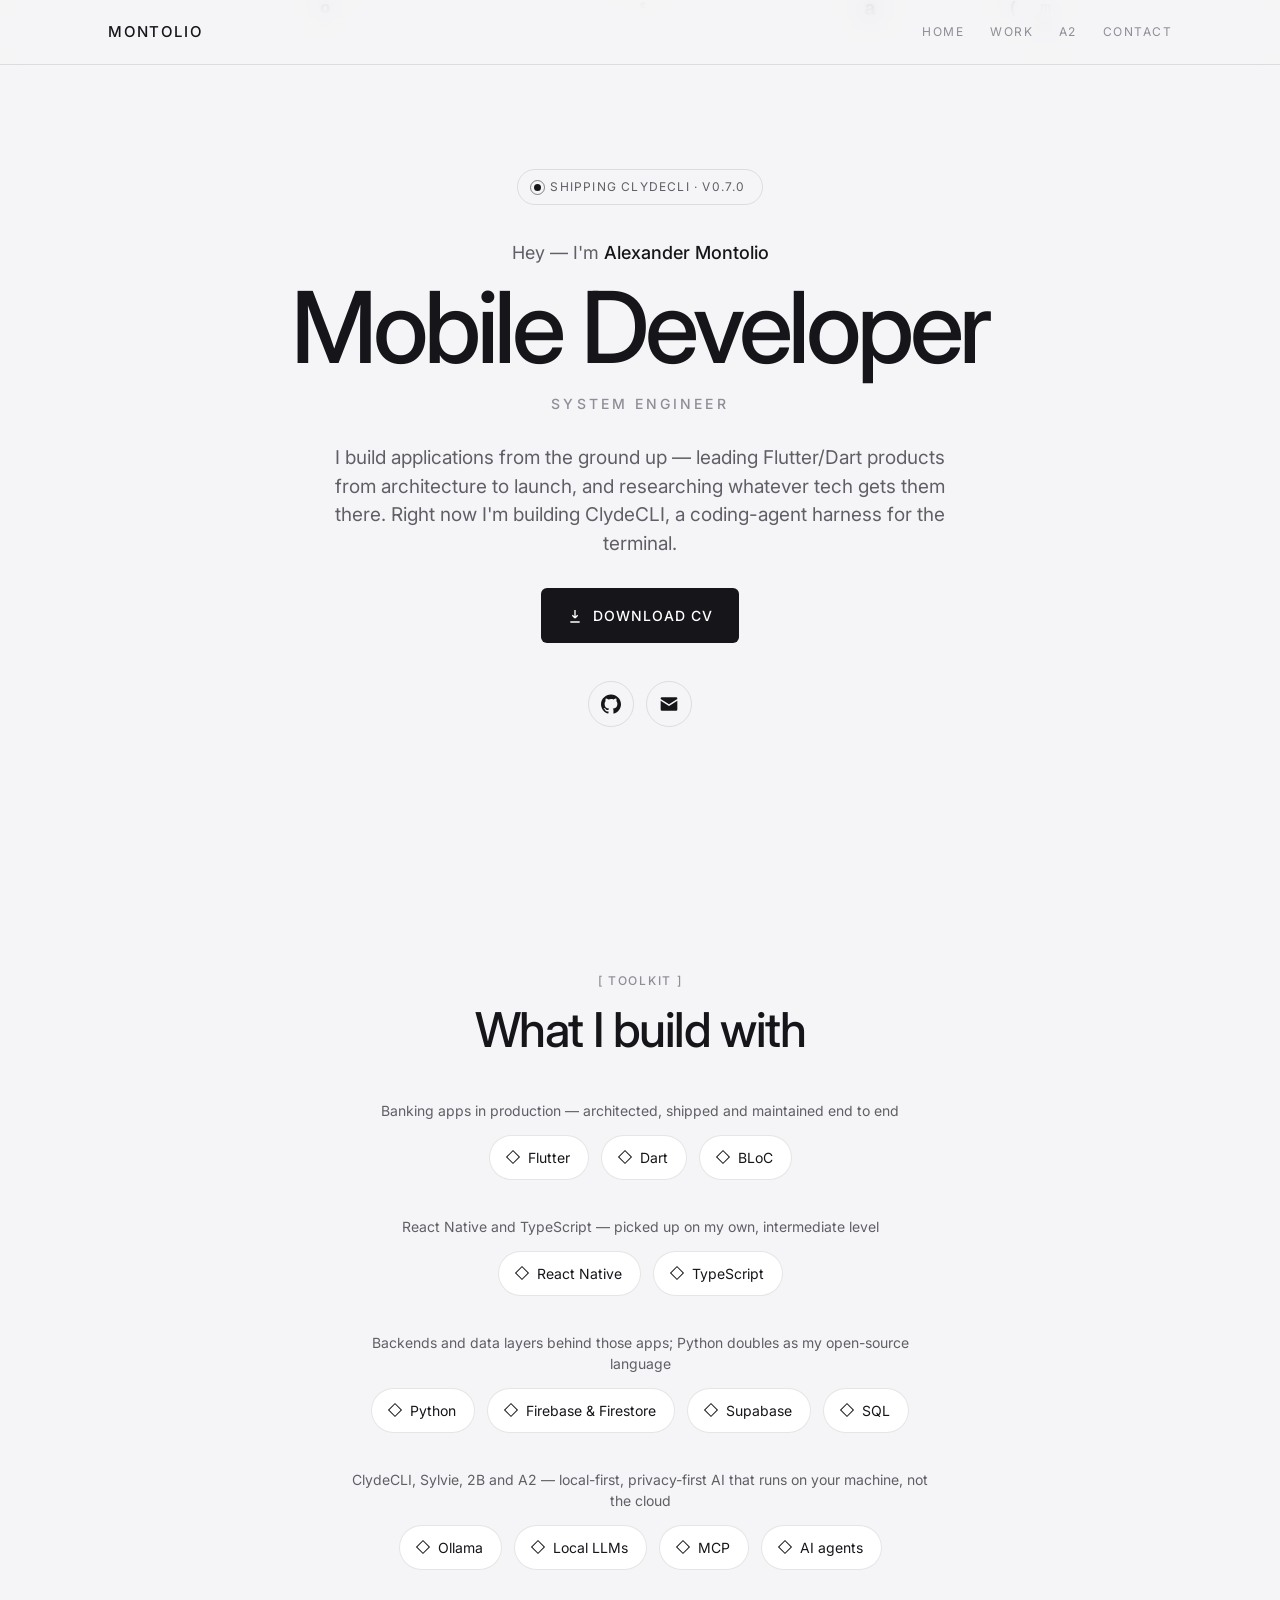
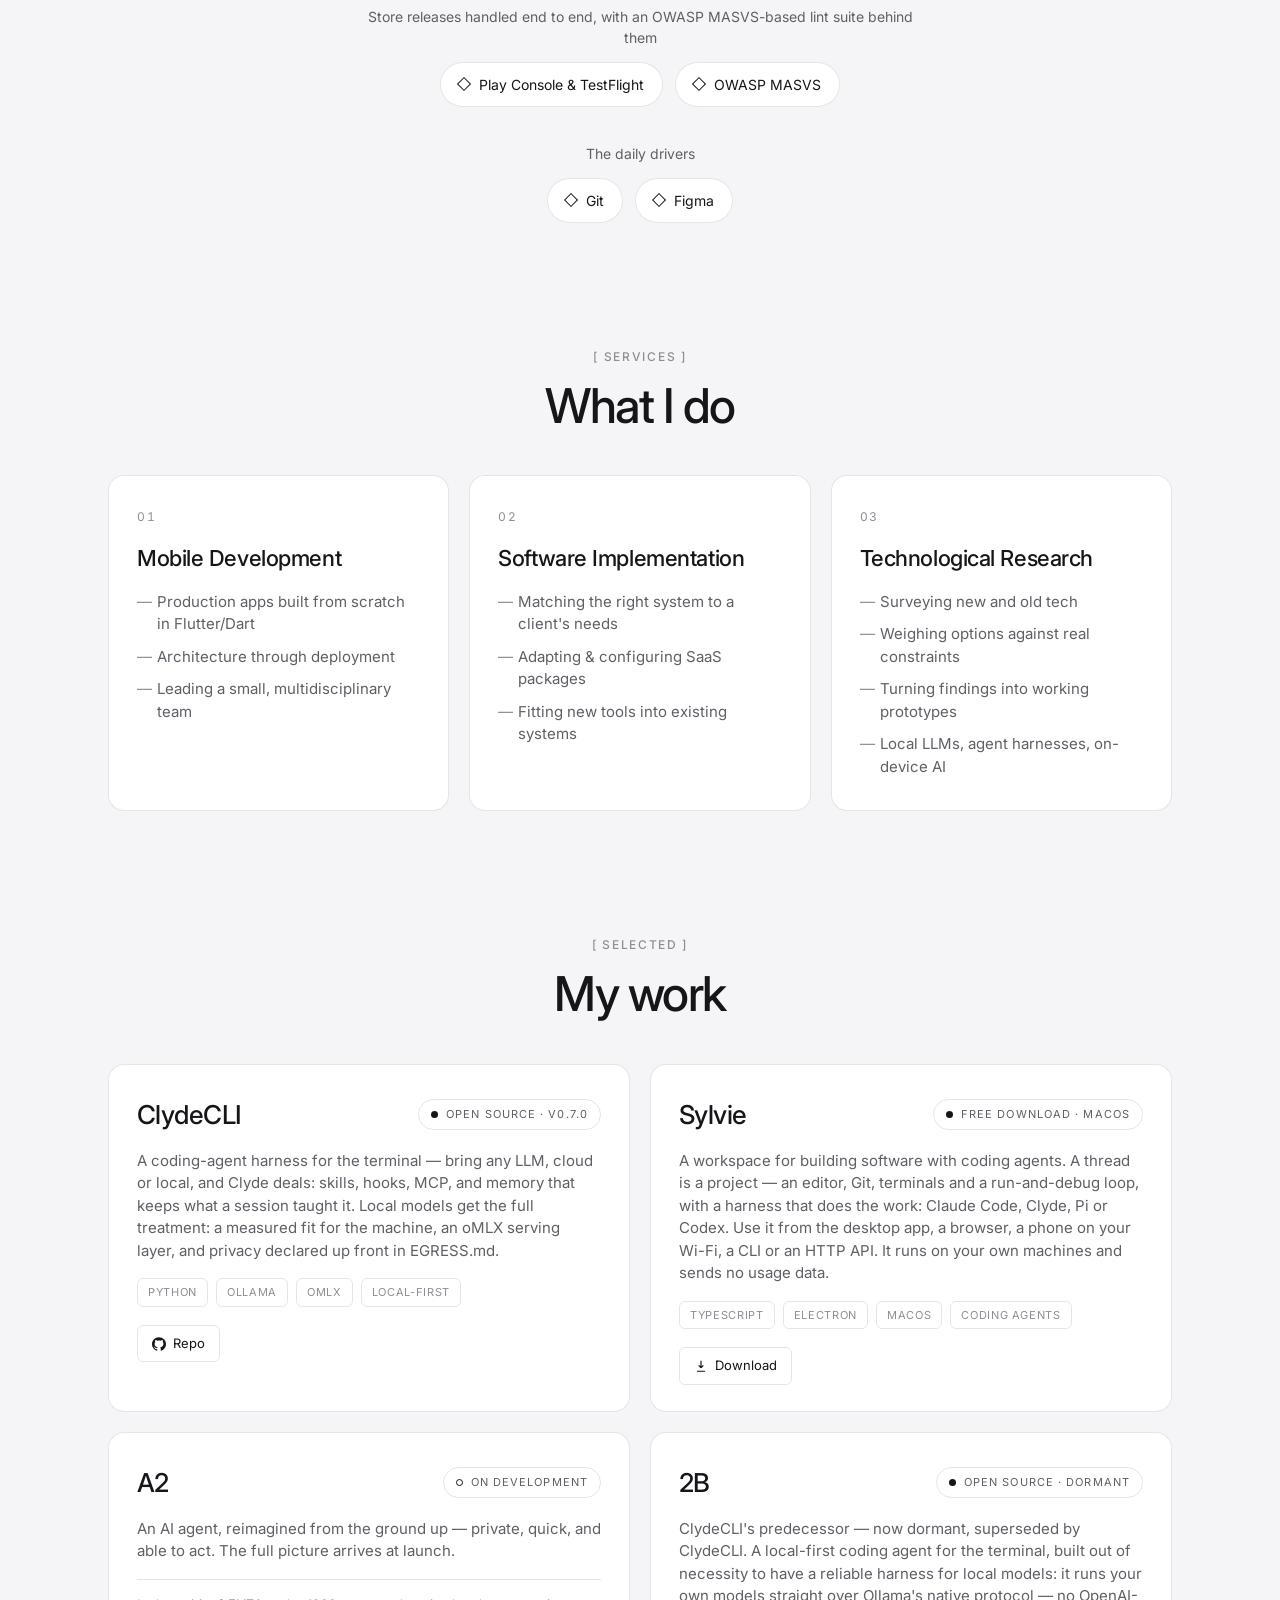
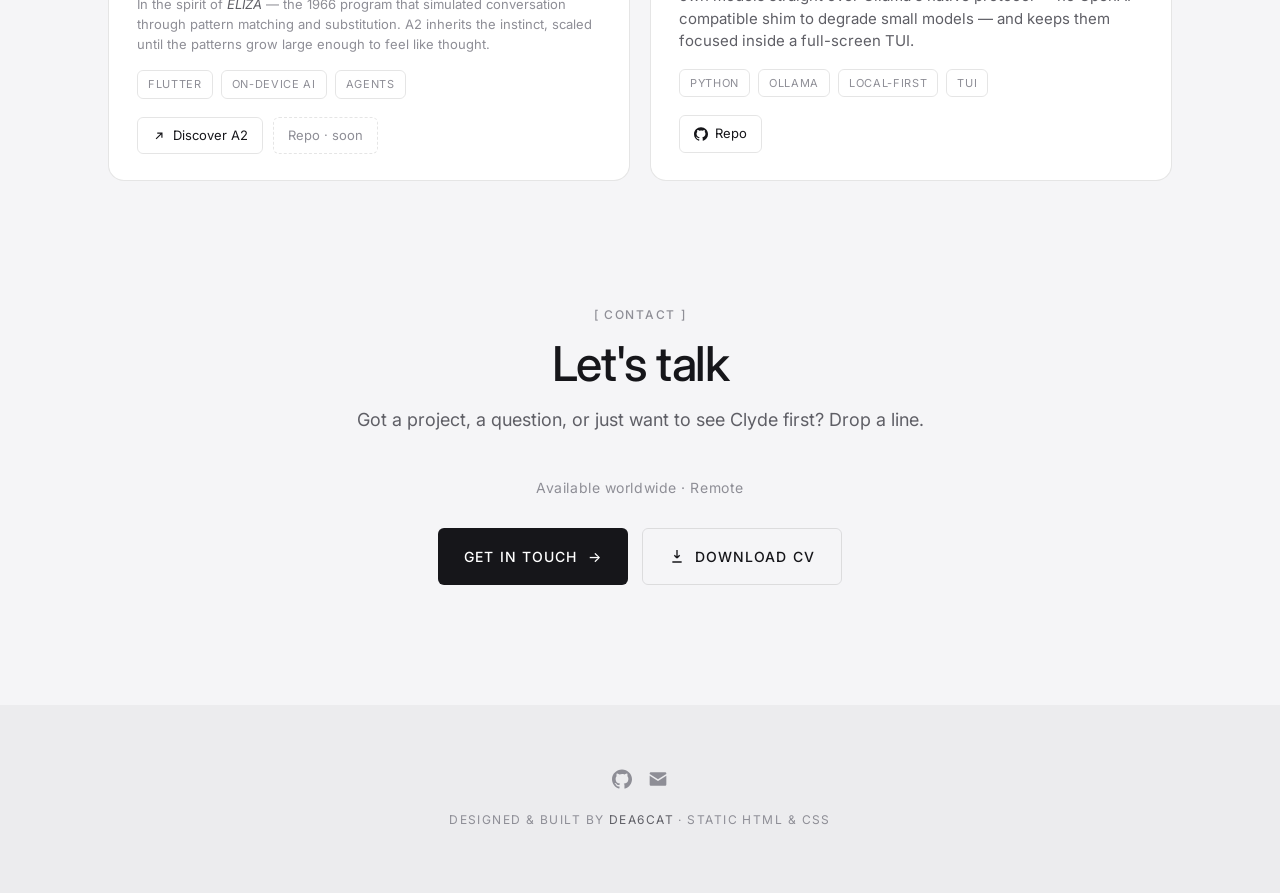
<file: index.html>
<!DOCTYPE html>
<html lang="en">
<head>
	<meta charset="utf-8">
	<meta name="viewport" content="width=device-width, initial-scale=1">
	<title>Alexander Montolio — Mobile Developer &amp; System Engineer</title>
	<meta name="description" content="Portfolio of Alexander Montolio — mobile developer and system engineer building ClydeCLI, a coding-agent harness for the terminal.">
	<link rel="preconnect" href="https://fonts.googleapis.com">
	<link rel="preconnect" href="https://fonts.gstatic.com" crossorigin>
	<link href="https://fonts.googleapis.com/css2?family=Inter:wght@400;500;600&display=swap" rel="stylesheet">
	<link rel="stylesheet" href="assets/css/a2.css">
</head>
<body>

<canvas id="rain" aria-hidden="true"></canvas>

<header class="nav">
  <div class="inner nav__inner">
    <a href="#top" class="nav__brand">Montolio</a>
    <nav class="nav__links">
      <a href="#top" class="nav__link" data-i18n="navHome">Home</a>
      <a href="#work" class="nav__link" data-i18n="navWork">Work</a>
      <a href="a2.html" class="nav__link">A2</a>
      <a href="#contact" class="nav__link" data-i18n="navContact">Contact</a>
    </nav>
  </div>
</header>

<main id="top">

  <!-- Hero -->
  <section class="hero">
    <div class="inner">
      <span class="badge"><span class="badge__dot"></span><span data-i18n="heroBadge">Shipping ClydeCLI · v0.7.0</span></span>
      <p class="hero__greet" data-i18n-html="heroGreet">Hey — I'm <strong>Alexander Montolio</strong></p>
      <h1 class="hero__title" data-i18n="heroTitle">Mobile Developer</h1>
      <p class="hero__role" data-i18n="heroRole">System Engineer</p>
      <p class="hero__sub" data-i18n="heroSub">I build applications from the ground up — leading Flutter/Dart products from architecture to launch, and researching whatever tech gets them there. Right now I'm building ClydeCLI, a coding-agent harness for the terminal.</p>
      <a class="btn cv-link" download="Alexander_Montolio_CV.pdf" href="#"><svg viewBox="0 0 24 24" fill="none" stroke="currentColor" stroke-width="2" aria-hidden="true"><path d="M12 3v12m0 0 4-4m-4 4-4-4M5 21h14"/></svg><span data-i18n="cvBtn">Download CV</span></a>
      <div class="hero__social">
        <a class="icon-link" href="https://github.com/dea6cat" aria-label="GitHub">
          <svg viewBox="0 0 24 24" fill="currentColor" aria-hidden="true"><path d="M12 .5C5.37.5 0 5.78 0 12.29c0 5.2 3.44 9.6 8.21 11.16.6.11.82-.25.82-.56 0-.28-.01-1.02-.02-2-3.34.71-4.04-1.58-4.04-1.58-.55-1.37-1.34-1.74-1.34-1.74-1.09-.73.08-.72.08-.72 1.2.08 1.84 1.21 1.84 1.21 1.07 1.8 2.81 1.28 3.5.98.11-.76.42-1.28.76-1.57-2.67-.3-5.47-1.31-5.47-5.83 0-1.29.47-2.34 1.24-3.17-.13-.3-.54-1.52.12-3.16 0 0 1.01-.32 3.3 1.21a11.6 11.6 0 0 1 3-.4c1.02 0 2.05.13 3 .4 2.28-1.53 3.29-1.21 3.29-1.21.66 1.64.25 2.86.12 3.16.77.83 1.24 1.88 1.24 3.17 0 4.53-2.81 5.53-5.49 5.82.43.37.81 1.1.81 2.22 0 1.6-.01 2.89-.01 3.28 0 .31.21.69.83.57C20.57 21.88 24 17.48 24 12.29 24 5.78 18.63.5 12 .5Z"/></svg>
        </a>
        <a class="icon-link" href="mailto:notalexander24@gmail.com" aria-label="Email">
          <svg viewBox="0 0 24 24" fill="currentColor" aria-hidden="true"><path d="M2 5.5A1.5 1.5 0 0 1 3.5 4h17A1.5 1.5 0 0 1 22 5.5v.4l-10 6.25L2 5.9v-.4Zm0 2.74V18.5A1.5 1.5 0 0 0 3.5 20h17a1.5 1.5 0 0 0 1.5-1.5V8.24l-9.47 5.92a1 1 0 0 1-1.06 0L2 8.24Z"/></svg>
        </a>
      </div>
    </div>
  </section>

  <!-- Skills -->
  <section id="skills">
    <div class="inner">
      <div class="head head--center reveal">
        <span class="kicker" data-i18n="skillsKicker">Toolkit</span>
        <h2 class="head__title" data-i18n="skillsTitle">What I build with</h2>
      </div>
            <div class="skills-groups">
        <div class="skills-group reveal">
          <p class="skills__label" data-i18n="tkMobile">Banking apps in production — architected, shipped and maintained end to end</p>
          <div class="skills">
            <span class="chip"><span class="chip__glyph"></span>Flutter</span>
            <span class="chip"><span class="chip__glyph"></span>Dart</span>
            <span class="chip"><span class="chip__glyph"></span>BLoC</span>
          </div>
        </div>
        <div class="skills-group reveal">
          <p class="skills__label" data-i18n="tkCross">React Native and TypeScript — picked up on my own, intermediate level</p>
          <div class="skills">
            <span class="chip"><span class="chip__glyph"></span>React Native</span>
            <span class="chip"><span class="chip__glyph"></span>TypeScript</span>
          </div>
        </div>
        <div class="skills-group reveal">
          <p class="skills__label" data-i18n="tkData">Backends and data layers behind those apps; Python doubles as my open-source language</p>
          <div class="skills">
            <span class="chip"><span class="chip__glyph"></span>Python</span>
            <span class="chip"><span class="chip__glyph"></span>Firebase &amp; Firestore</span>
            <span class="chip"><span class="chip__glyph"></span>Supabase</span>
            <span class="chip"><span class="chip__glyph"></span>SQL</span>
          </div>
        </div>
        <div class="skills-group reveal">
          <p class="skills__label" data-i18n="tkAI">ClydeCLI, Sylvie, 2B and A2 — local-first, privacy-first AI that runs on your machine, not the cloud</p>
          <div class="skills">
            <span class="chip"><span class="chip__glyph"></span>Ollama</span>
            <span class="chip"><span class="chip__glyph"></span>Local LLMs</span>
            <span class="chip"><span class="chip__glyph"></span>MCP</span>
            <span class="chip"><span class="chip__glyph"></span>AI agents</span>
          </div>
        </div>
        <div class="skills-group reveal">
          <p class="skills__label" data-i18n="tkShip">Store releases handled end to end, with an OWASP MASVS-based lint suite behind them</p>
          <div class="skills">
            <span class="chip"><span class="chip__glyph"></span>Play Console &amp; TestFlight</span>
            <span class="chip"><span class="chip__glyph"></span>OWASP MASVS</span>
          </div>
        </div>
        <div class="skills-group reveal">
          <p class="skills__label" data-i18n="tkTools">The daily drivers</p>
          <div class="skills">
            <span class="chip"><span class="chip__glyph"></span>Git</span>
            <span class="chip"><span class="chip__glyph"></span>Figma</span>
          </div>
        </div>
      </div>
    </div>
  </section>

  <!-- Services -->
  <section id="services">
    <div class="inner">
      <div class="head head--center reveal">
        <span class="kicker" data-i18n="servicesKicker">Services</span>
        <h2 class="head__title" data-i18n="servicesTitle">What I do</h2>
      </div>
      <div class="services">
        <article class="service reveal">
          <span class="service__no">01</span>
          <h3 class="service__title" data-i18n="svc1Title">Mobile Development</h3>
          <ul class="service__list">
            <li data-i18n="svc1a">Production apps built from scratch in Flutter/Dart</li>
            <li data-i18n="svc1b">Architecture through deployment</li>
            <li data-i18n="svc1c">Leading a small, multidisciplinary team</li>
          </ul>
        </article>
        <article class="service reveal">
          <span class="service__no">02</span>
          <h3 class="service__title" data-i18n="svc2Title">Software Implementation</h3>
          <ul class="service__list">
            <li data-i18n="svc2a">Matching the right system to a client's needs</li>
            <li data-i18n="svc2b">Adapting &amp; configuring SaaS packages</li>
            <li data-i18n="svc2c">Fitting new tools into existing systems</li>
          </ul>
        </article>
        <article class="service reveal">
          <span class="service__no">03</span>
          <h3 class="service__title" data-i18n="svc3Title">Technological Research</h3>
          <ul class="service__list">
            <li data-i18n="svc3a">Surveying new and old tech</li>
            <li data-i18n="svc3b">Weighing options against real constraints</li>
            <li data-i18n="svc3c">Turning findings into working prototypes</li>
            
<li data-i18n="svc3d">Local LLMs, agent harnesses, on-device AI</li>
          </ul>
        </article>
      </div>
    </div>
  </section>

  <!-- Projects -->
  <section id="work">
    <div class="inner">
      <div class="head head--center reveal">
        <span class="kicker" data-i18n="workKicker">Selected</span>
        <h2 class="head__title" data-i18n="workTitle">My work</h2>
      </div>
      <div class="work">
        <article class="project reveal">
          <div class="project__top">
            <h3 class="project__title">ClydeCLI</h3>
            <span class="status status--live"><span class="status__dot"></span><span data-i18n="clydeStatus">Open source · v0.7.0</span></span>
          </div>
          <p class="project__body" data-i18n="clydeBody">A coding-agent harness for the terminal — bring any LLM, cloud or local, and Clyde deals: skills, hooks, MCP, and memory that keeps what a session taught it. Local models get the full treatment: a measured fit for the machine, an oMLX serving layer, and privacy declared up front in EGRESS.md.</p>
          <div class="tags"><span class="tag">Python</span><span class="tag">Ollama</span><span class="tag">oMLX</span><span class="tag">Local-first</span></div>
          <div class="project__links">
            <a class="mini-link" href="https://github.com/dea6cat/ClydeCLI"><svg viewBox="0 0 24 24" fill="currentColor"><path d="M12 .5C5.37.5 0 5.78 0 12.29c0 5.2 3.44 9.6 8.21 11.16.6.11.82-.25.82-.56 0-.28-.01-1.02-.02-2-3.34.71-4.04-1.58-4.04-1.58-.55-1.37-1.34-1.74-1.34-1.74-1.09-.73.08-.72.08-.72 1.2.08 1.84 1.21 1.84 1.21 1.07 1.8 2.81 1.28 3.5.98.11-.76.42-1.28.76-1.57-2.67-.3-5.47-1.31-5.47-5.83 0-1.29.47-2.34 1.24-3.17-.13-.3-.54-1.52.12-3.16 0 0 1.01-.32 3.3 1.21a11.6 11.6 0 0 1 3-.4c1.02 0 2.05.13 3 .4 2.28-1.53 3.29-1.21 3.29-1.21.66 1.64.25 2.86.12 3.16.77.83 1.24 1.88 1.24 3.17 0 4.53-2.81 5.53-5.49 5.82.43.37.81 1.1.81 2.22 0 1.6-.01 2.89-.01 3.28 0 .31.21.69.83.57C20.57 21.88 24 17.48 24 12.29 24 5.78 18.63.5 12 .5Z"/></svg>Repo</a>
          </div>
        </article>
        <article class="project reveal">
          <div class="project__top">
            <h3 class="project__title">Sylvie</h3>
            <span class="status status--live"><span class="status__dot"></span><span data-i18n="sylvieStatus">Free download · macOS</span></span>
          </div>
          <p class="project__body" data-i18n="sylvieBody">A workspace for building software with coding agents. A thread is a project — an editor, Git, terminals and a run-and-debug loop, with a harness that does the work: Claude Code, Clyde, Pi or Codex. Use it from the desktop app, a browser, a phone on your Wi-Fi, a CLI or an HTTP API. It runs on your own machines and sends no usage data.</p>
          <div class="tags"><span class="tag">TypeScript</span><span class="tag">Electron</span><span class="tag">macOS</span><span class="tag">Coding agents</span></div>
          <div class="project__links">
            <a class="mini-link" href="https://github.com/dea6cat/Sylvie-releases/releases/latest"><svg viewBox="0 0 24 24" fill="none" stroke="currentColor" stroke-width="2" aria-hidden="true"><path d="M12 3v12m0 0 4-4m-4 4-4-4M5 21h14"/></svg><span data-i18n="sylvieLink">Download</span></a>
          </div>
        </article>
        <article class="project reveal">
          <div class="project__top">
            <h3 class="project__title">A2</h3>
            <span class="status status--dev"><span class="status__dot"></span><span data-i18n="a2Status">On development</span></span>
          </div>
          <p class="project__body" data-i18n="a2Body">An AI agent, reimagined from the ground up — private, quick, and able to act. The full picture arrives at launch.</p>
          <p class="project__note" data-i18n-html="a2Note">In the spirit of <em>ELIZA</em> — the 1966 program that simulated conversation through pattern matching and substitution. A2 inherits the instinct, scaled until the patterns grow large enough to feel like thought.</p>
          <div class="tags"><span class="tag">Flutter</span><span class="tag" data-i18n="a2Tag2">On-device AI</span><span class="tag" data-i18n="a2Tag3">Agents</span></div>
          <div class="project__links">
            <a class="mini-link" href="a2.html"><svg viewBox="0 0 24 24" fill="none" stroke="currentColor" stroke-width="2"><path d="M7 17 17 7M9 7h8v8"/></svg><span data-i18n="a2Link">Discover A2</span></a>
            <span class="mini-link" aria-disabled="true" data-i18n="a2Repo">Repo · soon</span>
          </div>
        </article>
        <article class="project reveal">
          <div class="project__top">
            <h3 class="project__title">2B</h3>
            <span class="status status--live"><span class="status__dot"></span><span data-i18n="b2Status">Open source · dormant</span></span>
          </div>
          <p class="project__body" data-i18n="b2Body">ClydeCLI's predecessor — now dormant, superseded by ClydeCLI. A local-first coding agent for the terminal, built out of necessity to have a reliable harness for local models: it runs your own models straight over Ollama's native protocol — no OpenAI-compatible shim to degrade small models — and keeps them focused inside a full-screen TUI.</p>
          <div class="tags"><span class="tag">Python</span><span class="tag">Ollama</span><span class="tag">Local-first</span><span class="tag">TUI</span></div>
          <div class="project__links">
            <a class="mini-link" href="https://github.com/dea6cat/2b-agent"><svg viewBox="0 0 24 24" fill="currentColor"><path d="M12 .5C5.37.5 0 5.78 0 12.29c0 5.2 3.44 9.6 8.21 11.16.6.11.82-.25.82-.56 0-.28-.01-1.02-.02-2-3.34.71-4.04-1.58-4.04-1.58-.55-1.37-1.34-1.74-1.34-1.74-1.09-.73.08-.72.08-.72 1.2.08 1.84 1.21 1.84 1.21 1.07 1.8 2.81 1.28 3.5.98.11-.76.42-1.28.76-1.57-2.67-.3-5.47-1.31-5.47-5.83 0-1.29.47-2.34 1.24-3.17-.13-.3-.54-1.52.12-3.16 0 0 1.01-.32 3.3 1.21a11.6 11.6 0 0 1 3-.4c1.02 0 2.05.13 3 .4 2.28-1.53 3.29-1.21 3.29-1.21.66 1.64.25 2.86.12 3.16.77.83 1.24 1.88 1.24 3.17 0 4.53-2.81 5.53-5.49 5.82.43.37.81 1.1.81 2.22 0 1.6-.01 2.89-.01 3.28 0 .31.21.69.83.57C20.57 21.88 24 17.48 24 12.29 24 5.78 18.63.5 12 .5Z"/></svg>Repo</a>
          </div>
        </article>
      </div>
    </div>
  </section>

  <!-- A2 now lives on its own dedicated page, reached from the A2 card and the nav -->

  <!-- Contact -->
  <section id="contact" class="contact">
    <div class="inner">
      <div class="head head--center reveal">
        <span class="kicker" data-i18n="contactKicker">Contact</span>
        <h2 class="head__title" data-i18n="contactTitle">Let's talk</h2>
        <p class="head__sub" data-i18n="contactSub">Got a project, a question, or just want to see Clyde first? Drop a line.</p>
      </div>
      <p class="contact__loc reveal" data-i18n="contactLoc">Available worldwide · Remote</p>
      <div class="contact__actions reveal">
        <a class="btn" href="mailto:notalexander24@gmail.com" data-i18n-html="contactBtn">Get in touch <span aria-hidden="true">&rarr;</span></a>
        <a class="btn btn--line cv-link" download="Alexander_Montolio_CV.pdf" href="#"><svg viewBox="0 0 24 24" fill="none" stroke="currentColor" stroke-width="2" aria-hidden="true"><path d="M12 3v12m0 0 4-4m-4 4-4-4M5 21h14"/></svg><span data-i18n="cvBtn">Download CV</span></a>
      </div>
    </div>
  </section>

</main>

<footer class="footer">
  <div class="inner footer__inner">
    <ul class="footer__icons">
      <li><a href="https://github.com/dea6cat" aria-label="GitHub"><svg viewBox="0 0 24 24" fill="currentColor" aria-hidden="true"><path d="M12 .5C5.37.5 0 5.78 0 12.29c0 5.2 3.44 9.6 8.21 11.16.6.11.82-.25.82-.56 0-.28-.01-1.02-.02-2-3.34.71-4.04-1.58-4.04-1.58-.55-1.37-1.34-1.74-1.34-1.74-1.09-.73.08-.72.08-.72 1.2.08 1.84 1.21 1.84 1.21 1.07 1.8 2.81 1.28 3.5.98.11-.76.42-1.28.76-1.57-2.67-.3-5.47-1.31-5.47-5.83 0-1.29.47-2.34 1.24-3.17-.13-.3-.54-1.52.12-3.16 0 0 1.01-.32 3.3 1.21a11.6 11.6 0 0 1 3-.4c1.02 0 2.05.13 3 .4 2.28-1.53 3.29-1.21 3.29-1.21.66 1.64.25 2.86.12 3.16.77.83 1.24 1.88 1.24 3.17 0 4.53-2.81 5.53-5.49 5.82.43.37.81 1.1.81 2.22 0 1.6-.01 2.89-.01 3.28 0 .31.21.69.83.57C20.57 21.88 24 17.48 24 12.29 24 5.78 18.63.5 12 .5Z"/></svg></a></li>
      <li><a href="mailto:notalexander24@gmail.com" aria-label="Email"><svg viewBox="0 0 24 24" fill="currentColor" aria-hidden="true"><path d="M2 5.5A1.5 1.5 0 0 1 3.5 4h17A1.5 1.5 0 0 1 22 5.5v.4l-10 6.25L2 5.9v-.4Zm0 2.74V18.5A1.5 1.5 0 0 0 3.5 20h17a1.5 1.5 0 0 0 1.5-1.5V8.24l-9.47 5.92a1 1 0 0 1-1.06 0L2 8.24Z"/></svg></a></li>
    </ul>
    <p class="footer__copy" data-i18n-html="footerCopy">Designed &amp; built by <a href="https://github.com/dea6cat">dea6cat</a> · Static HTML &amp; CSS</p>
  </div>
</footer>

<script>
  // ── CV download — embedded as a data URI so the button works standalone ──
  var CV_DATA = "assets/CV_Alexander_Montolio.pdf";
  (function () {
    var links = document.querySelectorAll('.cv-link');
    for (var i = 0; i < links.length; i++) links[i].href = CV_DATA;
  })();

  // ── Bilingual layer: detect browser language automatically (no toggle) ──
  (function () {
    var dict = {
      en: {
        navHome: "Home", navWork: "Work", navContact: "Contact",
        cvBtn: "Download CV",
        heroBadge: "Shipping ClydeCLI · v0.7.0",
        heroGreet: "Hey — I'm <strong>Alexander Montolio</strong>",
        heroTitle: "Mobile Developer",
        heroRole: "System Engineer",
        heroSub: "I build applications from the ground up — leading Flutter/Dart products from architecture to launch, and researching whatever tech gets them there. Right now I'm building ClydeCLI, a coding-agent harness for the terminal.",
        skillsKicker: "Toolkit", skillsTitle: "What I build with",
        tkMobile: "Banking apps in production — architected, shipped and maintained end to end",
        tkCross: "React Native and TypeScript — picked up on my own, intermediate level",
        tkData: "Backends and data layers behind those apps; Python doubles as my open-source language",
        tkAI: "ClydeCLI, Sylvie, 2B and A2 — local-first, privacy-first AI that runs on your machine, not the cloud",
        tkShip: "Store releases handled end to end, with an OWASP MASVS-based lint suite behind them",
        tkTools: "The daily drivers",
        servicesKicker: "Services", servicesTitle: "What I do",
        svc1Title: "Mobile Development",
        svc1a: "Production apps built from scratch in Flutter/Dart",
        svc1b: "Architecture through deployment",
        svc1c: "Leading a small, multidisciplinary team",
        svc2Title: "Software Implementation",
        svc2a: "Matching the right system to a client's needs",
        svc2b: "Adapting & configuring SaaS packages",
        svc2c: "Fitting new tools into existing systems",
        svc3Title: "Technological Research",
        svc3a: "Surveying new and old tech",
        svc3b: "Weighing options against real constraints",
        svc3c: "Turning findings into working prototypes",
        svc3d: "Local LLMs, agent harnesses, on-device AI",
        workKicker: "Selected", workTitle: "My work",
        a2Status: "On development",
        a2Body: "An AI agent, reimagined from the ground up — private, quick, and able to act. The full picture arrives at launch.",
        a2Note: "In the spirit of <em>ELIZA</em> — the 1966 program that simulated conversation through pattern matching and substitution. A2 inherits the instinct, scaled until the patterns grow large enough to feel like thought.",
        a2Tag2: "On-device AI", a2Tag3: "Agents",
        a2Link: "Discover A2", a2Repo: "Repo · soon",
        sylvieStatus: "Free download · macOS", sylvieLink: "Download",
        sylvieBody: "A workspace for building software with coding agents. A thread is a project — an editor, Git, terminals and a run-and-debug loop, with a harness that does the work: Claude Code, Clyde, Pi or Codex. Use it from the desktop app, a browser, a phone on your Wi-Fi, a CLI or an HTTP API. It runs on your own machines and sends no usage data.",
        clydeStatus: "Open source · v0.7.0",
        clydeBody: "A coding-agent harness for the terminal — bring any LLM, cloud or local, and Clyde deals: skills, hooks, MCP, and memory that keeps what a session taught it. Local models get the full treatment: a measured fit for the machine, an oMLX serving layer, and privacy declared up front in EGRESS.md.",
        b2Status: "Open source · dormant",
        b2Body: "ClydeCLI's predecessor — now dormant, superseded by ClydeCLI. A local-first coding agent for the terminal, built out of necessity to have a reliable harness for local models: it runs your own models straight over Ollama's native protocol — no OpenAI-compatible shim to degrade small models — and keeps them focused inside a full-screen TUI.",
        contactKicker: "Contact", contactTitle: "Let's talk",
        contactSub: "Got a project, a question, or just want to see Clyde first? Drop a line.",
        contactLoc: "Available worldwide · Remote",
        contactBtn: "Get in touch <span aria-hidden=\"true\">&rarr;</span>",
        footerCopy: "Designed & built by <a href=\"https://github.com/dea6cat\">dea6cat</a> · Static HTML & CSS"
      },
      es: {
        navHome: "Inicio", navWork: "Proyectos", navContact: "Contacto",
        cvBtn: "Descargar CV",
        heroBadge: "Publicando ClydeCLI · v0.7.0",
        heroGreet: "Hola — soy <strong>Alexander Montolio</strong>",
        heroTitle: "Desarrollador Móvil",
        heroRole: "Ingeniero de Sistemas",
        heroSub: "Construyo aplicaciones desde cero — llevando productos en Flutter/Dart de la arquitectura al lanzamiento, e investigando la tecnología que los hace posibles. Ahora mismo estoy construyendo ClydeCLI, un harness de agentes de código para la terminal.",
        skillsKicker: "Herramientas", skillsTitle: "Con qué construyo",
        tkMobile: "Apps bancarias en producción — arquitectura, lanzamiento y mantenimiento de punta a punta",
        tkCross: "React Native y TypeScript — aprendidos por mi cuenta, nivel intermedio",
        tkData: "Backends y capas de datos detrás de esas apps; Python también es mi lenguaje de código abierto",
        tkAI: "ClydeCLI, Sylvie, 2B y A2 — IA local-first y privada, corre en tu máquina, no en la nube",
        tkShip: "Lanzamientos en tiendas gestionados de punta a punta, con una suite de lint basada en OWASP MASVS",
        tkTools: "Los de uso diario",
        servicesKicker: "Servicios", servicesTitle: "Qué hago",
        svc1Title: "Desarrollo Móvil",
        svc1a: "Apps de producción construidas desde cero en Flutter/Dart",
        svc1b: "De la arquitectura al despliegue",
        svc1c: "Liderando un equipo pequeño y multidisciplinario",
        svc2Title: "Implementación de Software",
        svc2a: "Elegir el sistema correcto según las necesidades del cliente",
        svc2b: "Adaptar y configurar paquetes SaaS",
        svc2c: "Integrar nuevas herramientas en sistemas existentes",
        svc3Title: "Investigación Tecnológica",
        svc3a: "Explorar tecnología nueva y antigua",
        svc3b: "Sopesar opciones frente a restricciones reales",
        svc3c: "Convertir hallazgos en prototipos funcionales",
        svc3d: "LLMs locales, harnesses de agentes e IA en dispositivo",
        workKicker: "Selección", workTitle: "Mi trabajo",
        a2Status: "En desarrollo",
        a2Body: "Un agente de IA reimaginado desde cero — privado, rápido y capaz de actuar. La imagen completa llega en el lanzamiento.",
        a2Note: "En el espíritu de <em>ELIZA</em> — el programa de 1966 que simulaba conversación mediante coincidencia de patrones y sustitución. A2 hereda ese instinto, escalado hasta que los patrones crecen lo suficiente como para sentirse como pensamiento.",
        a2Tag2: "IA en dispositivo", a2Tag3: "Agentes",
        a2Link: "Descubrir A2", a2Repo: "Repo · pronto",
        sylvieStatus: "Descarga gratuita · macOS", sylvieLink: "Descargar",
        sylvieBody: "Un espacio de trabajo para construir software con agentes de código. Un hilo es un proyecto — editor, Git, terminales y un ciclo de ejecución y depuración, con un harness que hace el trabajo: Claude Code, Clyde, Pi o Codex. Úsalo desde la app de escritorio, un navegador, el teléfono en tu Wi-Fi, una CLI o una API HTTP. Corre en tus propias máquinas y no envía datos de uso.",
        clydeStatus: "Código abierto · v0.7.0",
        clydeBody: "Un harness de agentes de código para la terminal — trae cualquier LLM, de nube o local, y Clyde se encarga: skills, hooks, MCP y memoria que conserva lo que cada sesión le enseñó. Los modelos locales reciben el trato completo: encaje medido para la máquina, una capa de serving con oMLX, y privacidad declarada por adelantado en EGRESS.md.",
        b2Status: "Código abierto · inactivo",
        b2Body: "El predecesor de ClydeCLI — hoy inactivo, reemplazado por ClydeCLI. Un agente de programación local-first para la terminal, construido por necesidad de tener un harness confiable para modelos locales: ejecuta tus propios modelos directamente sobre el protocolo nativo de Ollama — sin capa de compatibilidad con OpenAI que degrade los modelos pequeños — y los mantiene enfocados dentro de una TUI a pantalla completa.",
        contactKicker: "Contacto", contactTitle: "Hablemos",
        contactSub: "¿Tienes un proyecto, una pregunta, o quieres ver a Clyde primero? Escríbeme.",
        contactLoc: "Disponible en todo el mundo · Remoto",
        contactBtn: "Ponte en contacto <span aria-hidden=\"true\">&rarr;</span>",
        footerCopy: "Diseñado y construido por <a href=\"https://github.com/dea6cat\">dea6cat</a> · HTML y CSS estáticos"
      }
    };

    function detect() {
      var langs = navigator.languages && navigator.languages.length ? navigator.languages : [navigator.language || 'en'];
      for (var i = 0; i < langs.length; i++) {
        if ((langs[i] || '').toLowerCase().indexOf('es') === 0) return 'es';
      }
      return 'en';
    }

    function apply(lang) {
      var d = dict[lang] || dict.en;
      document.documentElement.lang = lang;
      document.querySelectorAll('[data-i18n]').forEach(function (el) {
        var v = d[el.getAttribute('data-i18n')]; if (v != null) el.textContent = v;
      });
      document.querySelectorAll('[data-i18n-html]').forEach(function (el) {
        var v = d[el.getAttribute('data-i18n-html')]; if (v != null) el.innerHTML = v;
      });
    }

    apply(detect());
  })();

  // ── Matrix digital rain — muted, monochrome, theme-aware ──
  (function () {
    var canvas = document.getElementById('rain');
    if (!canvas) return;
    var ctx = canvas.getContext('2d');
    var reduce = window.matchMedia('(prefers-reduced-motion: reduce)').matches;
    // Characters that read like Dart / Python source: operators, brackets, keywords, digits
    var chars = ("{}()[]<>;:=+-*/%!&|^~?.,#@_$" + "0123456789" +
                 "def selfimport async await final var void return None True False lambda print").replace(/ /g, "").split('');
    var fontSize = 16, rowsPerSec = 9, life = 1500, cols = 0, headPos = [], headRow = [], trails = [], scale = [], dpr = 1, raf = 0, lastTime = 0;
    var bg = { r: 10, g: 10, b: 11 }, fg = { r: 142, g: 142, b: 150 }, hd = { r: 242, g: 242, b: 244 };

    function hexToRgb(h) {
      h = (h || '').trim();
      if (h.charAt(0) === '#') h = h.slice(1);
      if (h.length === 3) h = h[0] + h[0] + h[1] + h[1] + h[2] + h[2];
      var n = parseInt(h, 16);
      return isNaN(n) ? null : { r: (n >> 16) & 255, g: (n >> 8) & 255, b: n & 255 };
    }
    function readColors() {
      var cs = getComputedStyle(document.documentElement);
      bg = hexToRgb(cs.getPropertyValue('--canvas')) || bg;
      fg = hexToRgb(cs.getPropertyValue('--ink-mute')) || fg;
      hd = hexToRgb(cs.getPropertyValue('--ink')) || hd;
    }
    function resize() {
      dpr = Math.min(window.devicePixelRatio || 1, 2);
      canvas.width = Math.floor(window.innerWidth * dpr);
      canvas.height = Math.floor(window.innerHeight * dpr);
      ctx.setTransform(dpr, 0, 0, dpr, 0, 0);
      cols = Math.ceil(window.innerWidth / fontSize);
      headPos = []; headRow = []; trails = [];
      for (var i = 0; i < cols; i++) { scale[i] = 0.5 + Math.random() * 0.8; headPos[i] = Math.random() * -40; headRow[i] = Math.floor(headPos[i]); trails[i] = []; }
      ctx.fillStyle = 'rgb(' + bg.r + ',' + bg.g + ',' + bg.b + ')';
      ctx.fillRect(0, 0, window.innerWidth, window.innerHeight);
    }
    function frame(now) {
      var dt = Math.min((now - lastTime) / 1000, 0.05); lastTime = now;
      var W = window.innerWidth, H = window.innerHeight;
      // Full repaint each frame so each glyph's brightness maps to its real age
      ctx.fillStyle = 'rgb(' + bg.r + ',' + bg.g + ',' + bg.b + ')';
      ctx.fillRect(0, 0, W, H);
      ctx.textBaseline = 'top';

      for (var i = 0; i < cols; i++) {
        var s = scale[i], rh = fontSize * s;
        var da = 0.28 + 0.72 * ((s - 0.5) / 0.8);      // depth cue: far columns dimmer, near brighter
        var x = i * fontSize;
        headPos[i] += rowsPerSec * s * dt;             // near columns fall faster
        var row = Math.floor(headPos[i]);
        if (row !== headRow[i]) {
          headRow[i] = row;
          if (row >= 0) trails[i].push({ row: row, ch: chars[(Math.random() * chars.length) | 0], t: now });
          if (row * rh > H + rh && Math.random() > 0.94) {
            headPos[i] = Math.random() * -30; headRow[i] = Math.floor(headPos[i]);
          }
        }
        ctx.font = '600 ' + (fontSize * s).toFixed(1) + "px ui-monospace, 'JetBrains Mono', monospace";
        var arr = trails[i], keepFrom = 0;
        for (var j = 0; j < arr.length; j++) {
          var age = now - arr[j].t;
          if (age >= life) { keepFrom = j + 1; continue; }
          var y = arr[j].row * rh;
          if (j === arr.length - 1) {
            // glowing head — dimmed a touch, scaled by depth
            ctx.shadowColor = 'rgba(' + hd.r + ',' + hd.g + ',' + hd.b + ',' + (0.6 * da).toFixed(3) + ')';
            ctx.shadowBlur = 8 * da;
            ctx.fillStyle = 'rgba(' + hd.r + ',' + hd.g + ',' + hd.b + ',' + (0.66 * da).toFixed(3) + ')';
            ctx.fillText(arr[j].ch, x, y);
            ctx.shadowBlur = 0;
          } else {
            var k = 1 - age / life;               // 1 = just lit, 0 = about to vanish
            ctx.fillStyle = 'rgba(' + fg.r + ',' + fg.g + ',' + fg.b + ',' + ((0.10 + 0.5 * k) * da).toFixed(3) + ')';
            ctx.fillText(arr[j].ch, x, y);
          }
        }
        if (keepFrom > 0) trails[i] = arr.slice(keepFrom);
      }
      raf = requestAnimationFrame(frame);
    }

    readColors();
    resize();
    window.addEventListener('resize', resize);
    try { window.matchMedia('(prefers-color-scheme: dark)').addEventListener('change', function () { readColors(); resize(); }); } catch (e) {}
    new MutationObserver(function () { readColors(); resize(); }).observe(document.documentElement, { attributes: true, attributeFilter: ['data-theme'] });
    if (!reduce) { lastTime = performance.now(); raf = requestAnimationFrame(frame); }
  })();

  // ── Scroll reveals ──
  (function () {
    var els = document.querySelectorAll('.reveal');
    if (!('IntersectionObserver' in window) ||
        window.matchMedia('(prefers-reduced-motion: reduce)').matches) {
      els.forEach(function (el) { el.classList.add('is-visible'); });
      return;
    }
    var io = new IntersectionObserver(function (entries) {
      entries.forEach(function (entry) {
        if (entry.isIntersecting) { entry.target.classList.add('is-visible'); io.unobserve(entry.target); }
      });
    }, { threshold: 0.14 });
    els.forEach(function (el) { io.observe(el); });
  })();
</script>

</body>
</html>
</file>
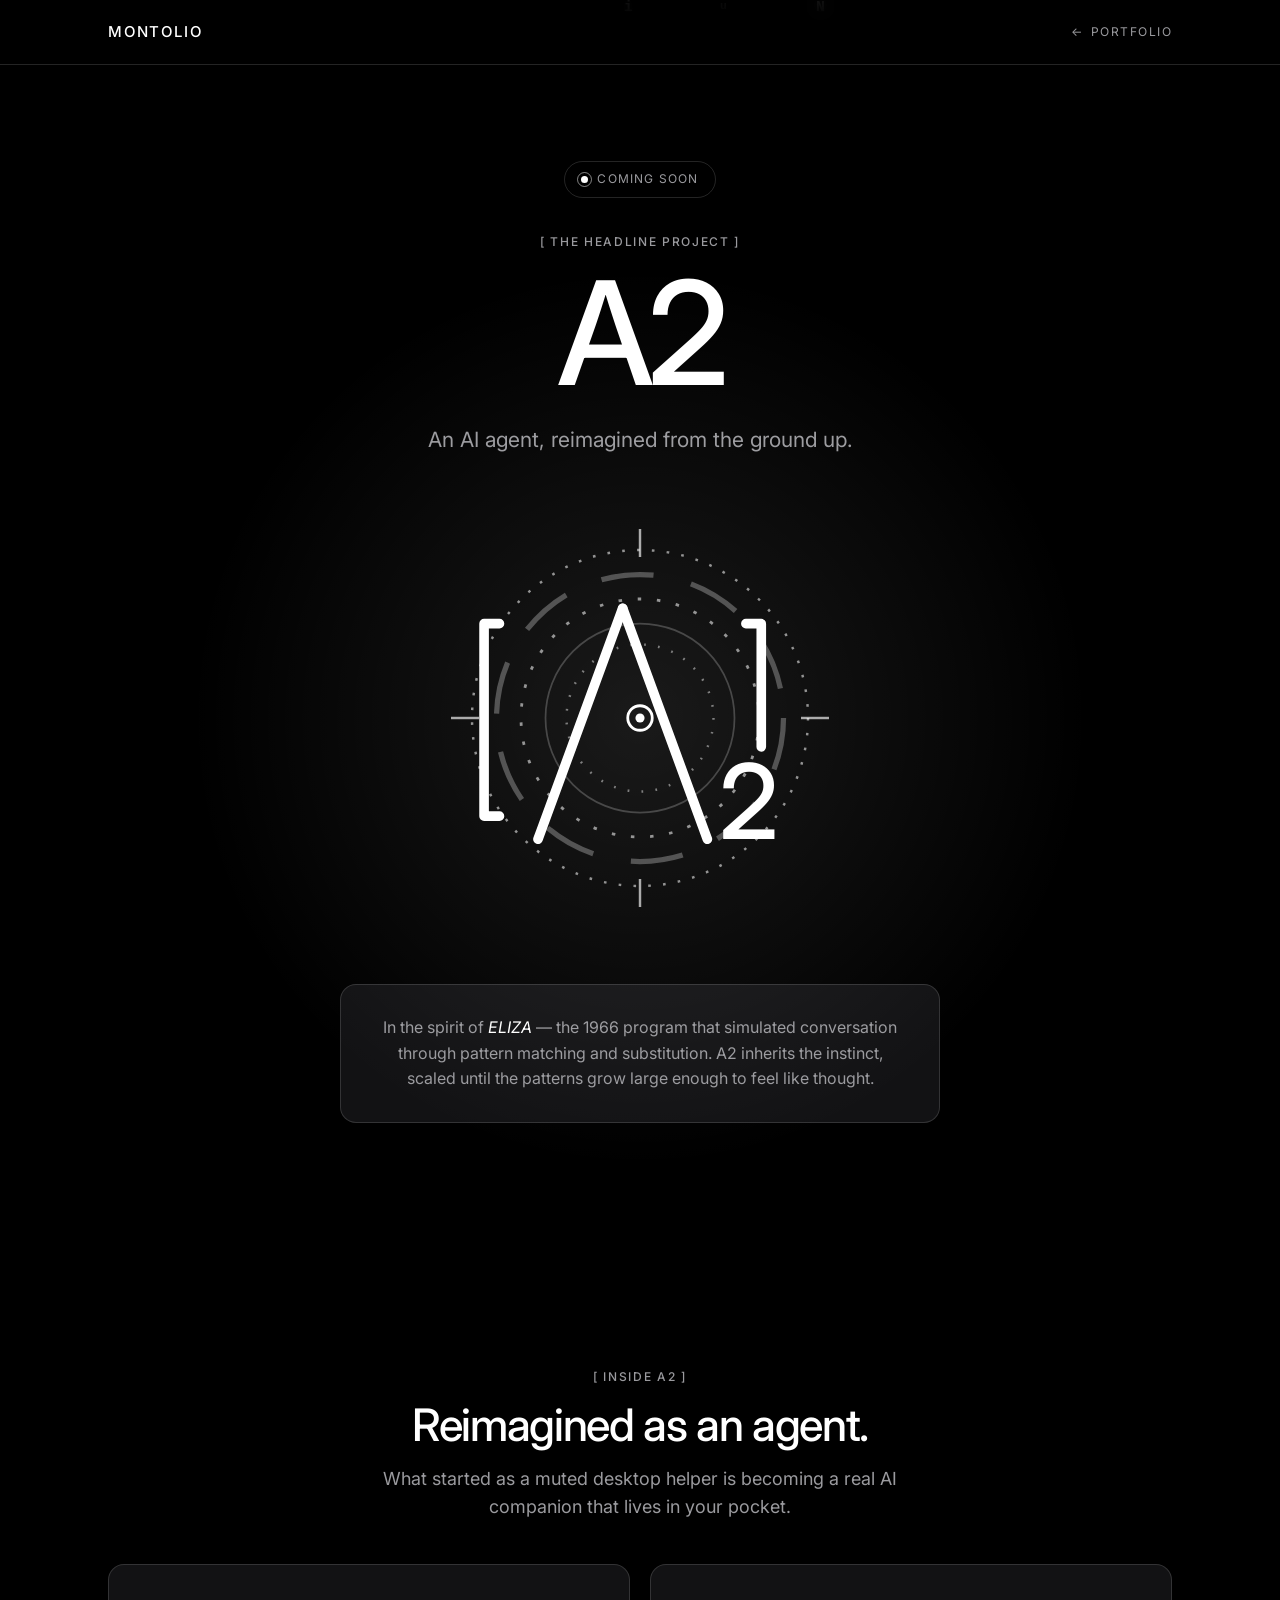
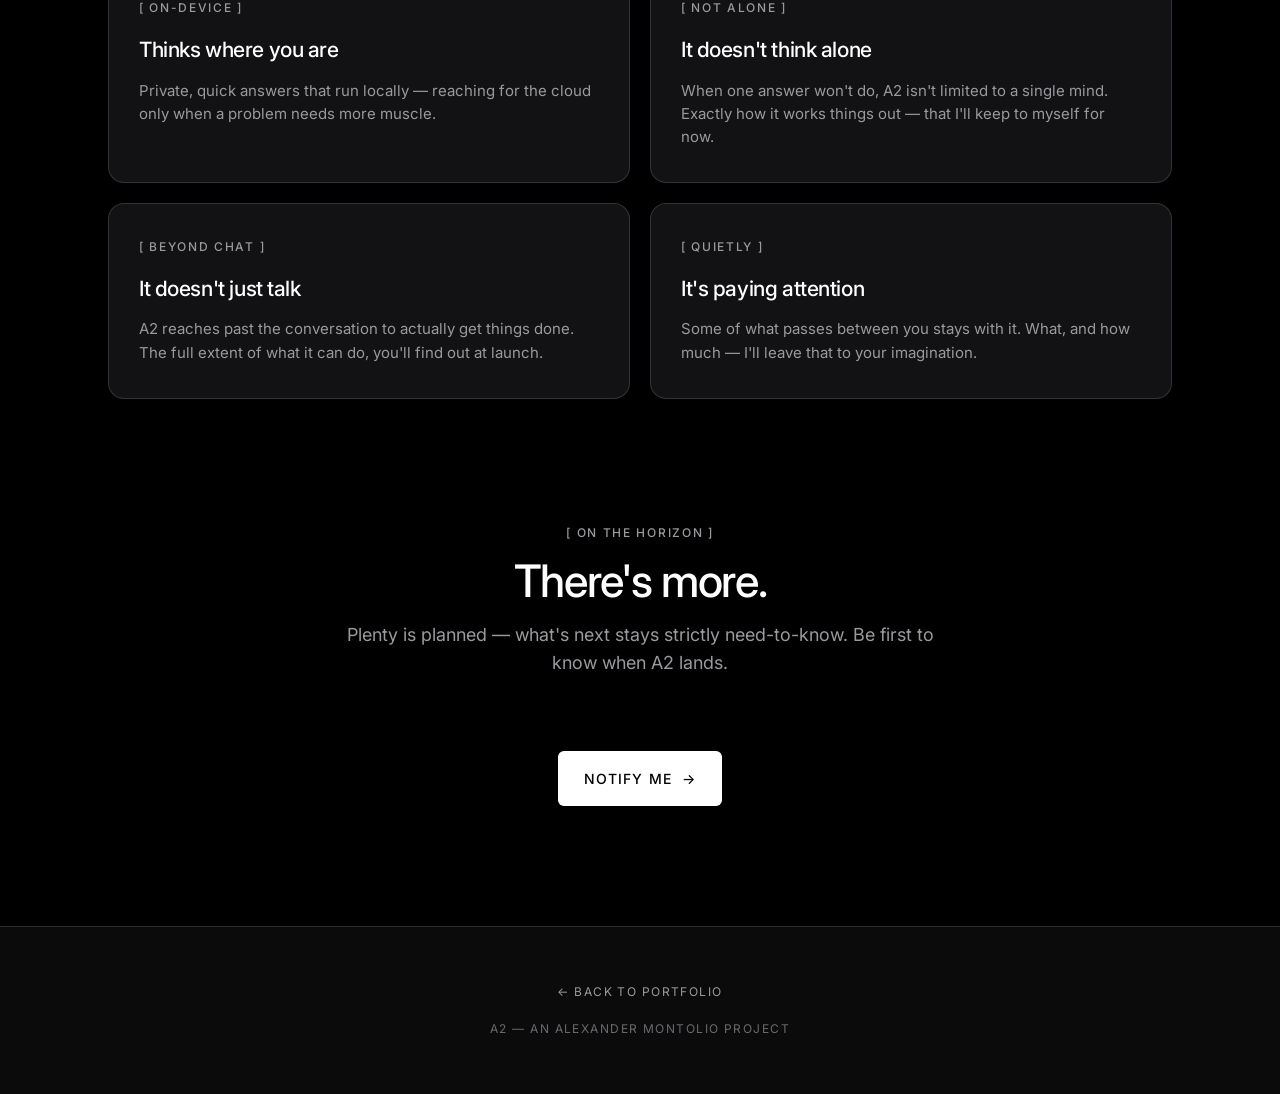
<file: a2.html>
<!DOCTYPE html>
<html lang="en">
<head>
	<meta charset="utf-8">
	<meta name="viewport" content="width=device-width, initial-scale=1">
	<title>A2 — Alexander Montolio</title>
	<meta name="description" content="A2 — an AI agent, reimagined from the ground up. A project by Alexander Montolio.">
	<link rel="preconnect" href="https://fonts.googleapis.com">
	<link rel="preconnect" href="https://fonts.gstatic.com" crossorigin>
	<link href="https://fonts.googleapis.com/css2?family=Inter:wght@400;500;600&display=swap" rel="stylesheet">
	<link rel="stylesheet" href="assets/css/a2-page.css">
</head>
<body>

<canvas id="rain" aria-hidden="true"></canvas>

<header class="nav">
  <div class="inner nav__inner">
    <a href="index.html" class="nav__brand">Montolio</a>
    <a href="index.html" class="nav__back" data-i18n-html="navBack"><span class="arr">&larr;</span> Portfolio</a>
  </div>
</header>

<main>

  <section class="showcase">
    <div class="inner">
      <span class="badge"><span class="badge__dot"></span><span data-i18n="badge">Coming soon</span></span>
      <div><span class="kicker" data-i18n="kickerLead">The headline project</span></div>
      <h1 class="showcase__title">A2</h1>
      <p class="showcase__sub" data-i18n="sub">An AI agent, reimagined from the ground up.</p>

      <div class="orb" role="img" aria-label="A2 mark">
        <svg viewBox="0 0 240 240" aria-hidden="true">
          <g class="rings">
            <g class="r-ring spin-cw"><circle cx="120" cy="120" r="96" stroke-width="1.4" stroke-opacity=".55" stroke-dasharray="1.5 7"/></g>
            <g class="r-ring spin-ccw"><circle cx="120" cy="120" r="82" stroke-width="3" stroke-opacity=".28" stroke-dasharray="30 22"/></g>
            <g class="r-ring spin-fast"><circle cx="120" cy="120" r="68" stroke-width="1.6" stroke-opacity=".55" stroke-dasharray="2 9"/></g>
            <circle cx="120" cy="120" r="54" stroke-width="1" stroke-opacity=".22"/>
            <g class="r-ring spin-ccw"><circle cx="120" cy="120" r="42" stroke-width="1.4" stroke-opacity=".45" stroke-dasharray="1 7"/></g>
            <g stroke-width="1.4" stroke-opacity=".65">
              <line x1="120" y1="12" x2="120" y2="28"/><line x1="120" y1="212" x2="120" y2="228"/>
              <line x1="12" y1="120" x2="28" y2="120"/><line x1="212" y1="120" x2="228" y2="120"/>
            </g>
            <circle cx="120" cy="120" r="7" stroke-width="1.6"/>
          </g>
          <g class="r-logo" transform="translate(120,120) scale(1.1) translate(-209,-87)">
            <path class="mark" d="M200,30 L156,150"/>
            <path class="mark" d="M200,30 L244,150"/>
            <path class="mark" d="M136,38 L128,38 L128,138 L136,138"/>
            <path class="mark" d="M264,38 L272,38 L272,102"/>
            <text class="r-two" x="250" y="150" font-size="54">2</text>
          </g>
          <circle class="core" cx="120" cy="120" r="2.6"/>
        </svg>
      </div>

      <p class="note reveal" data-i18n-html="note">In the spirit of <em>ELIZA</em> — the 1966 program that simulated conversation through pattern matching and substitution. A2 inherits the instinct, scaled until the patterns grow large enough to feel like thought.</p>
    </div>
  </section>

  <section id="inside">
    <div class="inner">
      <div class="head reveal">
        <span class="kicker" data-i18n="insideKicker">Inside A2</span>
        <h2 class="head__title" data-i18n="insideTitle">Reimagined as an agent.</h2>
        <p class="head__sub" data-i18n="insideSub">What started as a muted desktop helper is becoming a real AI companion that lives in your pocket.</p>
      </div>
      <div class="facets">
        <article class="facet reveal">
          <span class="kicker" data-i18n="f1k">On-device</span>
          <h3 class="facet__title" data-i18n="f1t">Thinks where you are</h3>
          <p class="facet__body" data-i18n="f1b">Private, quick answers that run locally — reaching for the cloud only when a problem needs more muscle.</p>
        </article>
        <article class="facet reveal">
          <span class="kicker" data-i18n="f2k">Not alone</span>
          <h3 class="facet__title" data-i18n="f2t">It doesn't think alone</h3>
          <p class="facet__body" data-i18n="f2b">When one answer won't do, A2 isn't limited to a single mind. Exactly how it works things out — that I'll keep to myself for now.</p>
        </article>
        <article class="facet reveal">
          <span class="kicker" data-i18n="f3k">Beyond chat</span>
          <h3 class="facet__title" data-i18n="f3t">It doesn't just talk</h3>
          <p class="facet__body" data-i18n="f3b">A2 reaches past the conversation to actually get things done. The full extent of what it can do, you'll find out at launch.</p>
        </article>
        <article class="facet reveal">
          <span class="kicker" data-i18n="f4k">Quietly</span>
          <h3 class="facet__title" data-i18n="f4t">It's paying attention</h3>
          <p class="facet__body" data-i18n="f4b">Some of what passes between you stays with it. What, and how much — I'll leave that to your imagination.</p>
        </article>
      </div>
    </div>
  </section>

  <section class="close">
    <div class="inner">
      <div class="head reveal">
        <span class="kicker" data-i18n="closeKicker">On the horizon</span>
        <h2 class="head__title" data-i18n="closeTitle">There's more.</h2>
        <p class="head__sub" data-i18n="closeSub">Plenty is planned — what's next stays strictly need-to-know. Be first to know when A2 lands.</p>
      </div>
      <a class="btn reveal" href="mailto:notalexander24@gmail.com" data-i18n-html="notifyBtn">Notify me <span aria-hidden="true">&rarr;</span></a>
    </div>
  </section>

</main>

<footer class="footer">
  <div class="inner footer__inner">
    <p class="footer__copy"><a href="index.html" data-i18n-html="footerBack">&larr; Back to portfolio</a></p>
    <p class="footer__copy" data-i18n="footerCredit">A2 — an Alexander Montolio project</p>
  </div>
</footer>

<script>
  // ── Matrix code-rain — ported from the main page, 3D depth, glowing head ──
  (function () {
    var canvas = document.getElementById('rain');
    if (!canvas) return;
    var ctx = canvas.getContext('2d');
    var reduce = window.matchMedia('(prefers-reduced-motion: reduce)').matches;
    var chars = ("{}()[]<>;:=+-*/%!&|^~?.,#@_$" + "0123456789" +
                 "def selfimport async await final var void return None True False lambda print").replace(/ /g, "").split('');
    var fontSize = 16, rowsPerSec = 9, life = 1500, cols = 0, headPos = [], headRow = [], trails = [], scale = [], dpr = 1, raf = 0, lastTime = 0;
    var bg = { r: 0, g: 0, b: 0 }, fg = { r: 106, g: 106, b: 110 }, hd = { r: 255, g: 255, b: 255 };

    function hexToRgb(h) {
      h = (h || '').trim();
      if (h.charAt(0) === '#') h = h.slice(1);
      if (h.length === 3) h = h[0] + h[0] + h[1] + h[1] + h[2] + h[2];
      var n = parseInt(h, 16);
      return isNaN(n) ? null : { r: (n >> 16) & 255, g: (n >> 8) & 255, b: n & 255 };
    }
    function readColors() {
      var cs = getComputedStyle(document.documentElement);
      bg = hexToRgb(cs.getPropertyValue('--black')) || bg;
      fg = hexToRgb(cs.getPropertyValue('--mute')) || fg;
      hd = hexToRgb(cs.getPropertyValue('--ink')) || hd;
    }
    function resize() {
      dpr = Math.min(window.devicePixelRatio || 1, 2);
      canvas.width = Math.floor(window.innerWidth * dpr);
      canvas.height = Math.floor(window.innerHeight * dpr);
      ctx.setTransform(dpr, 0, 0, dpr, 0, 0);
      cols = Math.ceil(window.innerWidth / fontSize);
      headPos = []; headRow = []; trails = []; scale = [];
      for (var i = 0; i < cols; i++) { scale[i] = 0.5 + Math.random() * 0.8; headPos[i] = Math.random() * -40; headRow[i] = Math.floor(headPos[i]); trails[i] = []; }
      ctx.fillStyle = 'rgb(' + bg.r + ',' + bg.g + ',' + bg.b + ')';
      ctx.fillRect(0, 0, window.innerWidth, window.innerHeight);
    }
    function frame(now) {
      var dt = Math.min((now - lastTime) / 1000, 0.05); lastTime = now;
      var W = window.innerWidth, H = window.innerHeight;
      ctx.fillStyle = 'rgb(' + bg.r + ',' + bg.g + ',' + bg.b + ')';
      ctx.fillRect(0, 0, W, H);
      ctx.textBaseline = 'top';
      for (var i = 0; i < cols; i++) {
        var s = scale[i], rh = fontSize * s;
        var da = 0.28 + 0.72 * ((s - 0.5) / 0.8);
        var x = i * fontSize;
        headPos[i] += rowsPerSec * s * dt;
        var row = Math.floor(headPos[i]);
        if (row !== headRow[i]) {
          headRow[i] = row;
          if (row >= 0) trails[i].push({ row: row, ch: chars[(Math.random() * chars.length) | 0], t: now });
          if (row * rh > H + rh && Math.random() > 0.94) { headPos[i] = Math.random() * -30; headRow[i] = Math.floor(headPos[i]); }
        }
        ctx.font = '600 ' + (fontSize * s).toFixed(1) + "px ui-monospace, 'JetBrains Mono', monospace";
        var arr = trails[i], keepFrom = 0;
        for (var j = 0; j < arr.length; j++) {
          var age = now - arr[j].t;
          if (age >= life) { keepFrom = j + 1; continue; }
          var y = arr[j].row * rh;
          if (j === arr.length - 1) {
            ctx.shadowColor = 'rgba(' + hd.r + ',' + hd.g + ',' + hd.b + ',' + (0.6 * da).toFixed(3) + ')';
            ctx.shadowBlur = 8 * da;
            ctx.fillStyle = 'rgba(' + hd.r + ',' + hd.g + ',' + hd.b + ',' + (0.66 * da).toFixed(3) + ')';
            ctx.fillText(arr[j].ch, x, y);
            ctx.shadowBlur = 0;
          } else {
            var k = 1 - age / life;
            ctx.fillStyle = 'rgba(' + fg.r + ',' + fg.g + ',' + fg.b + ',' + ((0.10 + 0.5 * k) * da).toFixed(3) + ')';
            ctx.fillText(arr[j].ch, x, y);
          }
        }
        if (keepFrom > 0) trails[i] = arr.slice(keepFrom);
      }
      raf = requestAnimationFrame(frame);
    }

    readColors();
    resize();
    window.addEventListener('resize', resize);
    if (!reduce) { lastTime = performance.now(); raf = requestAnimationFrame(frame); }
  })();

  // ── Bilingual layer: detect browser language automatically (no toggle) ──
  (function () {
    var dict = {
      en: {
        navBack: "<span class=\"arr\">&larr;</span> Portfolio",
        badge: "Coming soon",
        kickerLead: "The headline project",
        sub: "An AI agent, reimagined from the ground up.",
        note: "In the spirit of <em>ELIZA</em> — the 1966 program that simulated conversation through pattern matching and substitution. A2 inherits the instinct, scaled until the patterns grow large enough to feel like thought.",
        insideKicker: "Inside A2",
        insideTitle: "Reimagined as an agent.",
        insideSub: "What started as a muted desktop helper is becoming a real AI companion that lives in your pocket.",
        f1k: "On-device", f1t: "Thinks where you are", f1b: "Private, quick answers that run locally — reaching for the cloud only when a problem needs more muscle.",
        f2k: "Not alone", f2t: "It doesn't think alone", f2b: "When one answer won't do, A2 isn't limited to a single mind. Exactly how it works things out — that I'll keep to myself for now.",
        f3k: "Beyond chat", f3t: "It doesn't just talk", f3b: "A2 reaches past the conversation to actually get things done. The full extent of what it can do, you'll find out at launch.",
        f4k: "Quietly", f4t: "It's paying attention", f4b: "Some of what passes between you stays with it. What, and how much — I'll leave that to your imagination.",
        closeKicker: "On the horizon",
        closeTitle: "There's more.",
        closeSub: "Plenty is planned — what's next stays strictly need-to-know. Be first to know when A2 lands.",
        notifyBtn: "Notify me <span aria-hidden=\"true\">&rarr;</span>",
        footerBack: "&larr; Back to portfolio",
        footerCredit: "A2 — an Alexander Montolio project"
      },
      es: {
        navBack: "<span class=\"arr\">&larr;</span> Portafolio",
        badge: "Próximamente",
        kickerLead: "El proyecto principal",
        sub: "Un agente de IA reimaginado desde cero.",
        note: "En el espíritu de <em>ELIZA</em> — el programa de 1966 que simulaba conversación mediante coincidencia de patrones y sustitución. A2 hereda ese instinto, escalado hasta que los patrones crecen lo suficiente como para sentirse como pensamiento.",
        insideKicker: "Dentro de A2",
        insideTitle: "Reimaginado como agente.",
        insideSub: "Lo que empezó como un discreto asistente de escritorio se está convirtiendo en un verdadero compañero de IA que vive en tu bolsillo.",
        f1k: "En dispositivo", f1t: "Piensa donde estás", f1b: "Respuestas privadas y rápidas que se ejecutan localmente — recurriendo a la nube solo cuando un problema necesita más potencia.",
        f2k: "No está solo", f2t: "No piensa solo", f2b: "Cuando una sola respuesta no basta, A2 no se limita a una única mente. Exactamente cómo lo resuelve — eso me lo guardo por ahora.",
        f3k: "Más que chat", f3t: "No solo habla", f3b: "A2 va más allá de la conversación para de verdad hacer las cosas. Todo lo que puede hacer, lo descubrirás en el lanzamiento.",
        f4k: "En silencio", f4t: "Está prestando atención", f4b: "Algo de lo que pasa entre ustedes se queda con él. Qué, y cuánto — lo dejo a tu imaginación.",
        closeKicker: "En el horizonte",
        closeTitle: "Hay más.",
        closeSub: "Hay mucho planeado — lo que viene es estrictamente confidencial. Sé el primero en saber cuándo llega A2.",
        notifyBtn: "Avísame <span aria-hidden=\"true\">&rarr;</span>",
        footerBack: "&larr; Volver al portafolio",
        footerCredit: "A2 — un proyecto de Alexander Montolio"
      }
    };

    function detect() {
      var langs = navigator.languages && navigator.languages.length ? navigator.languages : [navigator.language || 'en'];
      for (var i = 0; i < langs.length; i++) {
        if ((langs[i] || '').toLowerCase().indexOf('es') === 0) return 'es';
      }
      return 'en';
    }

    function apply(lang) {
      var d = dict[lang] || dict.en;
      document.documentElement.lang = lang;
      document.querySelectorAll('[data-i18n]').forEach(function (el) {
        var v = d[el.getAttribute('data-i18n')]; if (v != null) el.textContent = v;
      });
      document.querySelectorAll('[data-i18n-html]').forEach(function (el) {
        var v = d[el.getAttribute('data-i18n-html')]; if (v != null) el.innerHTML = v;
      });
    }

    apply(detect());
  })();

  // ── Scroll reveals ──
  (function () {
    var els = document.querySelectorAll('.reveal');
    if (!('IntersectionObserver' in window) ||
        window.matchMedia('(prefers-reduced-motion: reduce)').matches) {
      els.forEach(function (el) { el.classList.add('is-visible'); });
      return;
    }
    var io = new IntersectionObserver(function (entries) {
      entries.forEach(function (entry) {
        if (entry.isIntersecting) { entry.target.classList.add('is-visible'); io.unobserve(entry.target); }
      });
    }, { threshold: 0.14 });
    els.forEach(function (el) { io.observe(el); });
  })();
</script>

</body>
</html>
</file>
<file: assets/css/a2.css>
:root {
    --canvas: #f5f5f7;
    --fog:    #ececee;
    --surface:#ffffff;
    --ink:    #16161a;
    --ink-soft:#5f5f66;
    --ink-mute:#8e8e96;
    --hairline: rgba(0,0,0,0.10);
    --btn-bg: #16161a;
    --btn-fg: #ffffff;

    --black: #000000;
    --on-black: #ffffff;
    --on-black-soft: #9a9a9e;
    --on-black-hairline: rgba(255,255,255,0.14);

    --font: "SF Pro Display", "Inter", "Helvetica Neue", ui-sans-serif, system-ui, -apple-system, sans-serif;

    --max: 1120px;
    --gap: 120px;
    --r-card: 16px;
    --r-small: 6px;
    --r-pill: 999px;
  }

  @media (prefers-color-scheme: dark) {
    :root {
      --canvas: #0a0a0b; --fog: #101012; --surface: #1a1a1d;
      --ink: #f2f2f4; --ink-soft: #a1a1a8; --ink-mute: #6e6e76;
      --hairline: rgba(255,255,255,0.12); --btn-bg: #f2f2f4; --btn-fg: #0a0a0b;
    }
  }
  :root[data-theme="light"] {
    --canvas: #f5f5f7; --fog: #ececee; --surface: #ffffff;
    --ink: #16161a; --ink-soft: #5f5f66; --ink-mute: #8e8e96;
    --hairline: rgba(0,0,0,0.10); --btn-bg: #16161a; --btn-fg: #ffffff;
  }
  :root[data-theme="dark"] {
    --canvas: #0a0a0b; --fog: #101012; --surface: #1a1a1d;
    --ink: #f2f2f4; --ink-soft: #a1a1a8; --ink-mute: #6e6e76;
    --hairline: rgba(255,255,255,0.12); --btn-bg: #f2f2f4; --btn-fg: #0a0a0b;
  }

  * { box-sizing: border-box; }

  body {
    margin: 0;
    background: var(--canvas);
    color: var(--ink-soft);
    font-family: var(--font);
    font-weight: 400;
    font-size: 16px;
    line-height: 1.5;
    -webkit-font-smoothing: antialiased;
    text-rendering: optimizeLegibility;
    overflow-x: hidden;
  }

  /* ── Matrix rain backdrop ── */
  #rain { position: fixed; inset: 0; width: 100%; height: 100%; z-index: 0; display: block; background: var(--canvas); pointer-events: none; opacity: 0.9; }
  main, .footer { position: relative; z-index: 1; }

  .inner { width: 100%; max-width: var(--max); margin: 0 auto; padding: 0 28px; }

  .kicker { display: inline-block; font-size: 12px; font-weight: 500; text-transform: uppercase; letter-spacing: 0.14em; color: var(--ink-mute); }
  .kicker::before { content: "[ "; }
  .kicker::after  { content: " ]"; }
  .kicker--on-black { color: var(--on-black-soft); }

  /* ── Sticky navigation ── */
  .nav {
    position: sticky; top: 0; z-index: 20;
    background: color-mix(in srgb, var(--canvas) 78%, transparent);
    backdrop-filter: saturate(1.4) blur(14px);
    border-bottom: 1px solid var(--hairline);
  }
  .nav__inner { min-height: 64px; display: flex; align-items: center; justify-content: space-between; gap: 16px; }
  .nav__brand { font-size: 15px; font-weight: 500; letter-spacing: 0.12em; text-transform: uppercase; color: var(--ink); text-decoration: none; }
  .nav__links { display: flex; gap: 26px; align-items: center; list-style: none; margin: 0; padding: 0; }
  .nav__link {
    font-size: 12px; font-weight: 400; text-transform: uppercase; letter-spacing: 0.12em;
    color: var(--ink-mute); text-decoration: none; transition: color 0.25s ease;
  }
  .nav__link:hover, .nav__link:focus-visible { color: var(--ink); }

  /* ── Hero ── */
  .hero { padding: 104px 0 var(--gap); text-align: center; }
  .badge {
    display: inline-flex; align-items: center; gap: 9px;
    font-size: 12px; text-transform: uppercase; letter-spacing: 0.10em; color: var(--ink-soft);
    padding: 8px 16px; border: 1px solid var(--hairline); border-radius: var(--r-pill);
  }
  .badge__dot { width: 7px; height: 7px; border-radius: 50%; background: var(--ink); position: relative; }
  .badge__dot::after {
    content: ""; position: absolute; inset: -4px; border-radius: 50%;
    border: 1px solid var(--ink); opacity: 0.5; animation: ping 2.4s ease-out infinite;
  }
  @keyframes ping { 0% { transform: scale(0.6); opacity: 0.6; } 100% { transform: scale(1.8); opacity: 0; } }

  .hero__greet { margin: 34px 0 0; font-size: 18px; color: var(--ink-soft); }
  .hero__greet strong { color: var(--ink); font-weight: 500; }
  .hero__title {
    font-weight: 500;
    font-size: clamp(2.8rem, 9vw, 6.2rem);
    line-height: 1.0;
    letter-spacing: -0.045em;
    color: var(--ink);
    margin: 12px 0 0;
    text-wrap: balance;
  }
  .hero__role { margin: 16px 0 0; font-size: 14px; font-weight: 500; text-transform: uppercase; letter-spacing: 0.22em; color: var(--ink-mute); }
  .hero__sub { max-width: 52ch; margin: 30px auto 0; font-size: 19px; line-height: 1.5; color: var(--ink-soft); }
  .hero__social { display: flex; justify-content: center; gap: 12px; margin-top: 38px; }
  .icon-link {
    width: 46px; height: 46px; border-radius: var(--r-pill); border: 1px solid var(--hairline);
    display: grid; place-items: center; color: var(--ink); transition: transform 0.25s ease, border-color 0.25s ease;
  }
  .icon-link:hover, .icon-link:focus-visible { transform: translateY(-3px); border-color: var(--ink); }
  .icon-link svg { width: 20px; height: 20px; }

  /* ── Section heads ── */
  section { scroll-margin-top: 80px; }
  section + section { margin-top: var(--gap); }
  .head { margin: 0 0 44px; }
  .head--center { text-align: center; }
  .head__title {
    font-weight: 500; font-size: clamp(2rem, 5vw, 3rem); line-height: 1.05; letter-spacing: -0.03em;
    color: var(--ink); margin: 14px 0 0; text-wrap: balance;
  }
  .head__sub { font-size: 18px; color: var(--ink-soft); margin: 16px 0 0; max-width: 56ch; }
  .head--center .head__sub { margin-left: auto; margin-right: auto; }

  /* ── Skills ── */
  .skills { display: flex; flex-wrap: wrap; gap: 12px; justify-content: center; }
  .chip {
    display: inline-flex; align-items: center; gap: 10px;
    padding: 11px 18px; border: 1px solid var(--hairline); border-radius: var(--r-pill);
    font-size: 14px; color: var(--ink); background: var(--surface);
    transition: border-color 0.25s ease, transform 0.25s ease;
  }
  .chip:hover { border-color: var(--ink-mute); transform: translateY(-2px); }
  .chip__glyph { width: 10px; height: 10px; transform: rotate(45deg); border: 1.5px solid var(--ink); }

  .skills-groups { display: flex; flex-direction: column; gap: 36px; }
  .skills-group { text-align: center; }
  .skills__label { font-size: 14px; color: var(--ink-soft); max-width: 64ch; margin: 0 auto 14px; }

  /* ── Services ── */
  .services { display: grid; grid-template-columns: repeat(3, 1fr); gap: 20px; }
  .service {
    background: var(--surface); border: 1px solid var(--hairline); border-radius: var(--r-card);
    padding: 32px 28px; display: flex; flex-direction: column; gap: 16px;
    transition: border-color 0.3s ease, transform 0.3s ease;
  }
  .service:hover { border-color: var(--ink-mute); transform: translateY(-3px); }
  .service__no { font-size: 12px; letter-spacing: 0.14em; color: var(--ink-mute); font-variant-numeric: tabular-nums; }
  .service__title { font-weight: 500; font-size: 22px; letter-spacing: -0.02em; color: var(--ink); margin: 0; }
  .service__list { list-style: none; margin: 0; padding: 0; display: flex; flex-direction: column; gap: 10px; }
  .service__list li { position: relative; padding-left: 20px; font-size: 15px; color: var(--ink-soft); }
  .service__list li::before { content: "—"; position: absolute; left: 0; color: var(--ink-mute); }

  /* ── Projects ── */
  .work { display: grid; grid-template-columns: repeat(2, 1fr); gap: 20px; }
  .project {
    background: var(--surface); border: 1px solid var(--hairline); border-radius: var(--r-card);
    padding: 30px 28px 26px; display: flex; flex-direction: column; gap: 16px;
    transition: border-color 0.3s ease, transform 0.3s ease;
  }
  .project:hover { border-color: var(--ink-mute); transform: translateY(-3px); }
  .project__top { display: flex; align-items: center; justify-content: space-between; gap: 14px; }
  .status {
    display: inline-flex; align-items: center; gap: 8px;
    font-size: 11px; text-transform: uppercase; letter-spacing: 0.10em; color: var(--ink-soft);
    padding: 6px 12px; border: 1px solid var(--hairline); border-radius: var(--r-pill); white-space: nowrap;
  }
  .status__dot { width: 7px; height: 7px; border-radius: 50%; }
  .status--live .status__dot { background: var(--ink); }
  .status--dev .status__dot { background: transparent; border: 1.5px solid var(--ink); animation: pulse 2.2s ease-in-out infinite; }
  .project__title { font-weight: 500; font-size: 26px; letter-spacing: -0.02em; color: var(--ink); margin: 0; }
  .project__body { font-size: 15px; color: var(--ink-soft); margin: 0; }
  .project__note { font-size: 13px; line-height: 1.55; color: var(--ink-mute); margin: 0; padding-top: 14px; border-top: 1px solid var(--hairline); flex: 1; }
  .project__note em { color: var(--ink-soft); font-style: italic; }
  .tags { display: flex; flex-wrap: wrap; gap: 8px; }
  .tag { font-size: 11px; letter-spacing: 0.06em; text-transform: uppercase; color: var(--ink-mute); padding: 5px 10px; border: 1px solid var(--hairline); border-radius: var(--r-small); }
  .project__links { display: flex; gap: 10px; margin-top: 2px; }
  .mini-link {
    display: inline-flex; align-items: center; gap: 7px; font-size: 13px; color: var(--ink); text-decoration: none;
    padding: 8px 14px; border: 1px solid var(--hairline); border-radius: var(--r-small); transition: border-color 0.25s ease;
  }
  .mini-link:hover, .mini-link:focus-visible { border-color: var(--ink); }
  .mini-link svg { width: 14px; height: 14px; }
  .mini-link[aria-disabled="true"] { color: var(--ink-mute); pointer-events: none; border-style: dashed; }

  /* ── Contact ── */
  .contact { text-align: center; }
  .contact__loc { font-size: 14px; color: var(--ink-mute); margin: 18px 0 0; letter-spacing: 0.04em; }
  .btn {
    display: inline-flex; align-items: center; gap: 10px; margin-top: 30px;
    font-size: 14px; font-weight: 500; text-transform: uppercase; letter-spacing: 0.08em;
    background: var(--btn-bg); color: var(--btn-fg); border-radius: var(--r-small); text-decoration: none;
    padding: 17px 26px; transition: opacity 0.25s ease;
  }
  .btn:hover, .btn:focus-visible { opacity: 0.85; }
  .btn svg { width: 16px; height: 16px; }
  .btn--line { background: transparent; color: var(--ink); border: 1px solid var(--hairline); }
  .btn--line:hover, .btn--line:focus-visible { border-color: var(--ink); opacity: 1; }
  .contact__actions { display: flex; flex-wrap: wrap; gap: 14px; justify-content: center; margin-top: 30px; }
  .contact__actions .btn { margin-top: 0; }

  /* ── Footer ── */
  .footer { background: var(--fog); margin-top: var(--gap); padding: 64px 0; }
  .footer__inner { display: flex; flex-direction: column; align-items: center; gap: 22px; }
  .footer__icons { display: flex; gap: 16px; list-style: none; margin: 0; padding: 0; }
  .footer__icons a { color: var(--ink-mute); transition: color 0.25s ease; display: grid; place-items: center; }
  .footer__icons a:hover { color: var(--ink); }
  .footer__icons svg { width: 20px; height: 20px; }
  .footer__copy { font-size: 12px; text-transform: uppercase; letter-spacing: 0.12em; color: var(--ink-mute); margin: 0; text-align: center; }
  .footer__copy a { color: var(--ink-soft); text-decoration: none; }
  .footer__copy a:hover { color: var(--ink); }

  /* ── Reveal ── */
  .reveal { opacity: 0; transform: translateY(24px); transition: opacity 0.7s ease, transform 0.7s ease; }
  .reveal.is-visible { opacity: 1; transform: none; }

  :focus-visible { outline: 2px solid var(--ink); outline-offset: 3px; border-radius: 2px; }

  @keyframes pulse { 0%,100% { opacity: 0.55; } 50% { opacity: 1; } }

  @media (max-width: 720px) {
    .nav__links { display: none; }
    .services { grid-template-columns: 1fr; }
    .work { grid-template-columns: 1fr; }
  }
  @media (prefers-reduced-motion: reduce) {
    .status--dev .status__dot, .badge__dot::after { animation: none; }
    .reveal { opacity: 1; transform: none; transition: none; }
  }
</file>
<file: assets/css/a2-page.css>
/* A2 lives in its own pure-black world — a deliberate single-theme commitment */
  :root {
    --black: #000000;
    --ink: #ffffff;
    --soft: #9a9a9e;
    --mute: #6a6a6e;
    --hairline: rgba(255,255,255,0.14);
    --lift: rgba(255,255,255,0.035);
    --font: "SF Pro Display", "Inter", "Helvetica Neue", ui-sans-serif, system-ui, -apple-system, sans-serif;
    --max: 1120px;
    --gap: 120px;
    --r-card: 16px;
    --r-small: 6px;
    --r-pill: 999px;
  }

  * { box-sizing: border-box; }

  body {
    margin: 0;
    background: var(--black);
    color: var(--soft);
    font-family: var(--font);
    font-size: 16px;
    line-height: 1.55;
    -webkit-font-smoothing: antialiased;
    text-rendering: optimizeLegibility;
    overflow-x: hidden;
  }

  /* ── Matrix rain backdrop (ported from the main page, themed for the black world) ── */
  #rain { position: fixed; inset: 0; width: 100%; height: 100%; z-index: 0; display: block; background: var(--black); pointer-events: none; opacity: 0.7; }
  main, .footer { position: relative; z-index: 1; }

  .inner { width: 100%; max-width: var(--max); margin: 0 auto; padding: 0 28px; }

  .kicker { display: inline-block; font-size: 12px; font-weight: 500; text-transform: uppercase; letter-spacing: 0.14em; color: var(--soft); }
  .kicker::before { content: "[ "; } .kicker::after { content: " ]"; }

  /* ── Nav ── */
  .nav {
    position: sticky; top: 0; z-index: 20;
    background: rgba(0,0,0,0.6); backdrop-filter: blur(14px);
    border-bottom: 1px solid var(--hairline);
  }
  .nav__inner { height: 64px; display: flex; align-items: center; justify-content: space-between; }
  .nav__brand { font-size: 15px; font-weight: 500; letter-spacing: 0.12em; text-transform: uppercase; color: var(--ink); text-decoration: none; }
  .nav__back { font-size: 12px; text-transform: uppercase; letter-spacing: 0.12em; color: var(--soft); text-decoration: none; display: inline-flex; align-items: center; gap: 8px; transition: color 0.25s ease; }
  .nav__back:hover, .nav__back:focus-visible { color: var(--ink); }
  .nav__back .arr { transition: transform 0.25s ease; }
  .nav__back:hover .arr { transform: translateX(-3px); }

  /* ── Hero showcase ── */
  .showcase { padding: 96px 0 var(--gap); text-align: center; }
  .showcase__title { font-weight: 500; font-size: clamp(4rem, 16vw, 9rem); line-height: 0.98; letter-spacing: -0.05em; color: var(--ink); margin: 10px 0 0; }
  .showcase__sub { font-size: 21px; color: var(--soft); margin: 20px auto 0; max-width: 42ch; }
  .badge { display: inline-flex; align-items: center; gap: 9px; font-size: 12px; text-transform: uppercase; letter-spacing: 0.10em; color: var(--soft); padding: 8px 16px; border: 1px solid var(--hairline); border-radius: var(--r-pill); margin-bottom: 30px; }
  .badge__dot { width: 7px; height: 7px; border-radius: 50%; background: var(--ink); position: relative; }
  .badge__dot::after { content: ""; position: absolute; inset: -4px; border-radius: 50%; border: 1px solid var(--ink); opacity: 0.5; animation: ping 2.4s ease-out infinite; }
  @keyframes ping { 0% { transform: scale(0.6); opacity: 0.6; } 100% { transform: scale(1.8); opacity: 0; } }

  /* ── Reticle orb ── */
  .orb { position: relative; display: grid; place-items: center; color: var(--ink); margin: 52px auto 0; }
  .orb::before {
    content: ""; position: absolute; width: 88%; aspect-ratio: 1; border-radius: 50%;
    background: radial-gradient(circle, rgba(255,255,255,0.10) 0%, rgba(0,0,0,0) 68%);
    animation: breathe 9s ease-in-out infinite;
  }
  .orb svg { position: relative; width: min(420px, 76vw); height: auto; overflow: visible; }
  .r-ring { transform-origin: 120px 120px; }
  .spin-cw { animation: spin 46s linear infinite; }
  .spin-ccw { animation: spin 60s linear infinite reverse; }
  .spin-fast { animation: spin 26s linear infinite; }
  .rings { stroke: currentColor; fill: none; }
  .mark { stroke: currentColor; stroke-width: 5; fill: none; stroke-linecap: round; stroke-linejoin: round; }
  .r-two { fill: currentColor; font-family: var(--font); font-weight: 500; }
  .core { fill: currentColor; animation: pulse 9s ease-in-out infinite; }
  @keyframes spin { to { transform: rotate(360deg); } }
  @keyframes breathe { 0%,100% { transform: scale(0.96); opacity: 0.8; } 50% { transform: scale(1.04); opacity: 1; } }
  @keyframes pulse { 0%,100% { opacity: 0.55; } 50% { opacity: 1; } }

  /* ── ELIZA note ── */
  .note { max-width: 60ch; margin: 56px auto 0; font-size: 16px; line-height: 1.6; color: var(--soft); background: #121214; padding: 30px 34px; border: 1px solid var(--hairline); border-radius: var(--r-card); }
  .note em { color: var(--ink); font-style: italic; }

  /* ── Section head ── */
  section + section { margin-top: var(--gap); }
  .head { text-align: center; margin: 0 0 44px; }
  .head__title { font-weight: 500; font-size: clamp(2rem, 5vw, 2.8rem); line-height: 1.05; letter-spacing: -0.03em; color: var(--ink); margin: 14px 0 0; text-wrap: balance; }
  .head__sub { font-size: 18px; color: var(--soft); margin: 16px auto 0; max-width: 54ch; }

  /* ── Capability facets ── */
  .facets { display: grid; grid-template-columns: repeat(2, 1fr); gap: 20px; }
  .facet { background: #121214; border: 1px solid var(--hairline); border-radius: var(--r-card); padding: 34px 30px; display: flex; flex-direction: column; gap: 12px; transition: border-color 0.3s ease, transform 0.3s ease; }
  .facet:hover { border-color: rgba(255,255,255,0.35); transform: translateY(-3px); }
  .facet__title { font-weight: 500; font-size: 21px; letter-spacing: -0.02em; color: var(--ink); margin: 4px 0 0; }
  .facet__body { font-size: 15px; color: var(--soft); margin: 0; }

  /* ── CTA close ── */
  .close { text-align: center; }
  .btn { display: inline-flex; align-items: center; gap: 10px; margin-top: 30px; font-size: 14px; font-weight: 500; text-transform: uppercase; letter-spacing: 0.08em; background: var(--ink); color: var(--black); border-radius: var(--r-small); text-decoration: none; padding: 17px 26px; transition: opacity 0.25s ease; }
  .btn:hover, .btn:focus-visible { opacity: 0.85; }

  /* ── Footer ── */
  .footer { margin-top: var(--gap); padding: 56px 0; border-top: 1px solid var(--hairline); background: #0b0b0c; }
  .footer__inner { display: flex; flex-direction: column; align-items: center; gap: 18px; }
  .footer__copy { font-size: 12px; text-transform: uppercase; letter-spacing: 0.12em; color: var(--mute); margin: 0; }
  .footer__copy a { color: var(--soft); text-decoration: none; }
  .footer__copy a:hover { color: var(--ink); }

  .reveal { opacity: 0; transform: translateY(24px); transition: opacity 0.7s ease, transform 0.7s ease; }
  .reveal.is-visible { opacity: 1; transform: none; }
  :focus-visible { outline: 2px solid var(--ink); outline-offset: 3px; border-radius: 2px; }

  @media (max-width: 820px) { .facets { grid-template-columns: 1fr; } }
  @media (prefers-reduced-motion: reduce) {
    .spin-cw, .spin-ccw, .spin-fast, .orb::before, .core, .badge__dot::after { animation: none; }
    .reveal { opacity: 1; transform: none; transition: none; }
  }
</file>
